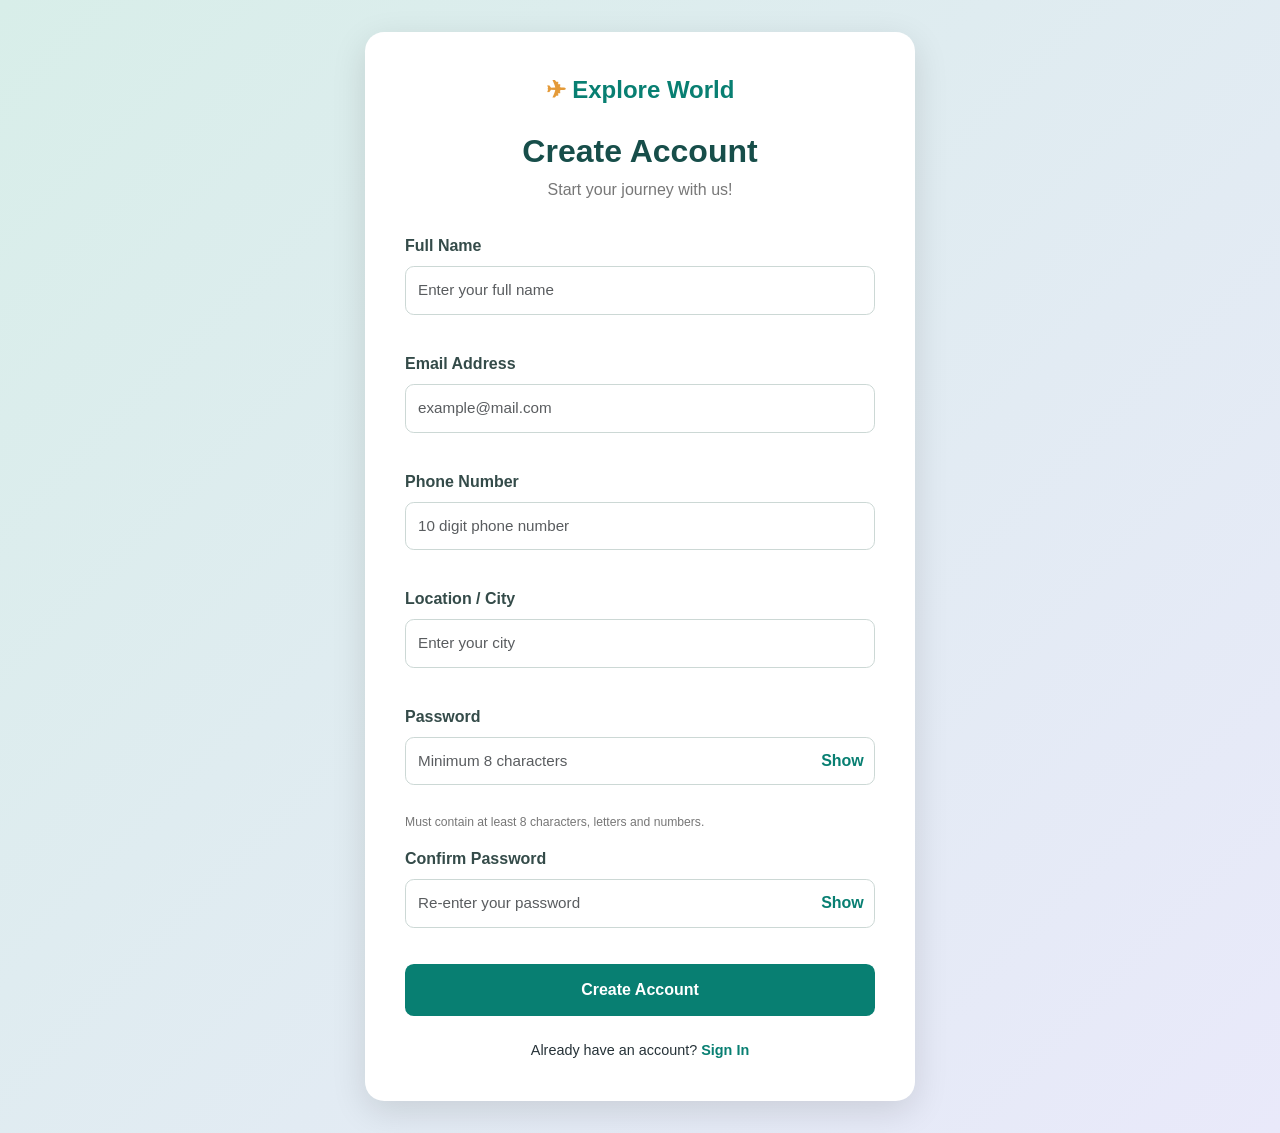
<file: index.html>
<!DOCTYPE html>
<html lang="en">
<head>
    <meta charset="UTF-8">
    <meta name="viewport" content="width=device-width, initial-scale=1.0">
    <title>Sign Up | Explore World</title>

    <link href="https://cdn.jsdelivr.net/npm/bootstrap@5.3.3/dist/css/bootstrap.min.css" rel="stylesheet">
    <link rel="stylesheet" href="CSS/styles.css">
</head>
<body>

<div class="auth-wrapper">
    <div class="auth-card signup-card">

        <div class="brand">
            <span>✈</span> Explore World
        </div>

        <h2>Create Account</h2>
        <p class="subtitle">Start your journey with us!</p>

        <form id="signupForm" novalidate>

            <div class="mb-3">
                <label for="fullname" class="form-label">Full Name</label>
                <input type="text" class="form-control" id="fullname"
                    placeholder="Enter your full name" required>
                <small class="error" id="nameError"></small>
            </div>

            <div class="mb-3">
                <label for="email" class="form-label">Email Address</label>
                <input type="email" class="form-control" id="email"
                    placeholder="example@mail.com" required>
                <small class="error" id="emailError"></small>
            </div>

            <div class="mb-3">
                <label for="phone" class="form-label">Phone Number</label>
                <input type="tel" class="form-control" id="phone"
                    placeholder="10 digit phone number" maxlength="10" required>
                <small class="error" id="phoneError"></small>
            </div>

            <div class="mb-3">
                <label for="city" class="form-label">Location / City</label>
                <input type="text" class="form-control" id="city"
                    placeholder="Enter your city" required>
                <small class="error" id="cityError"></small>
            </div>

            <div class="mb-3">
                <label for="password" class="form-label">Password</label>
                <div class="password-box">
                    <input type="password" class="form-control" id="password"
                        placeholder="Minimum 8 characters" required>
                    <button type="button" class="toggle-btn"
                        data-target="password" aria-label="Show password">Show</button>
                </div>
                <small class="error" id="passwordError"></small>
                <small class="hint">Must contain at least 8 characters, letters and numbers.</small>
            </div>

            <div class="mb-3">
                <label for="confirmPassword" class="form-label">Confirm Password</label>
                <div class="password-box">
                    <input type="password" class="form-control" id="confirmPassword"
                        placeholder="Re-enter your password" required>
                    <button type="button" class="toggle-btn"
                        data-target="confirmPassword" aria-label="Show password">Show</button>
                </div>
                <small class="error" id="confirmError"></small>
            </div>

            <div id="signupMessage" class="message" role="status"></div>

            <button type="submit" class="btn auth-btn w-100">
                Create Account
            </button>

        </form>

        <p class="redirect-text">
            Already have an account?
            <a href="signin.html">Sign In</a>
        </p>

    </div>
</div>

<script src="JAVASCRIPT/script.js"></script>
</body>
</html>
</file>
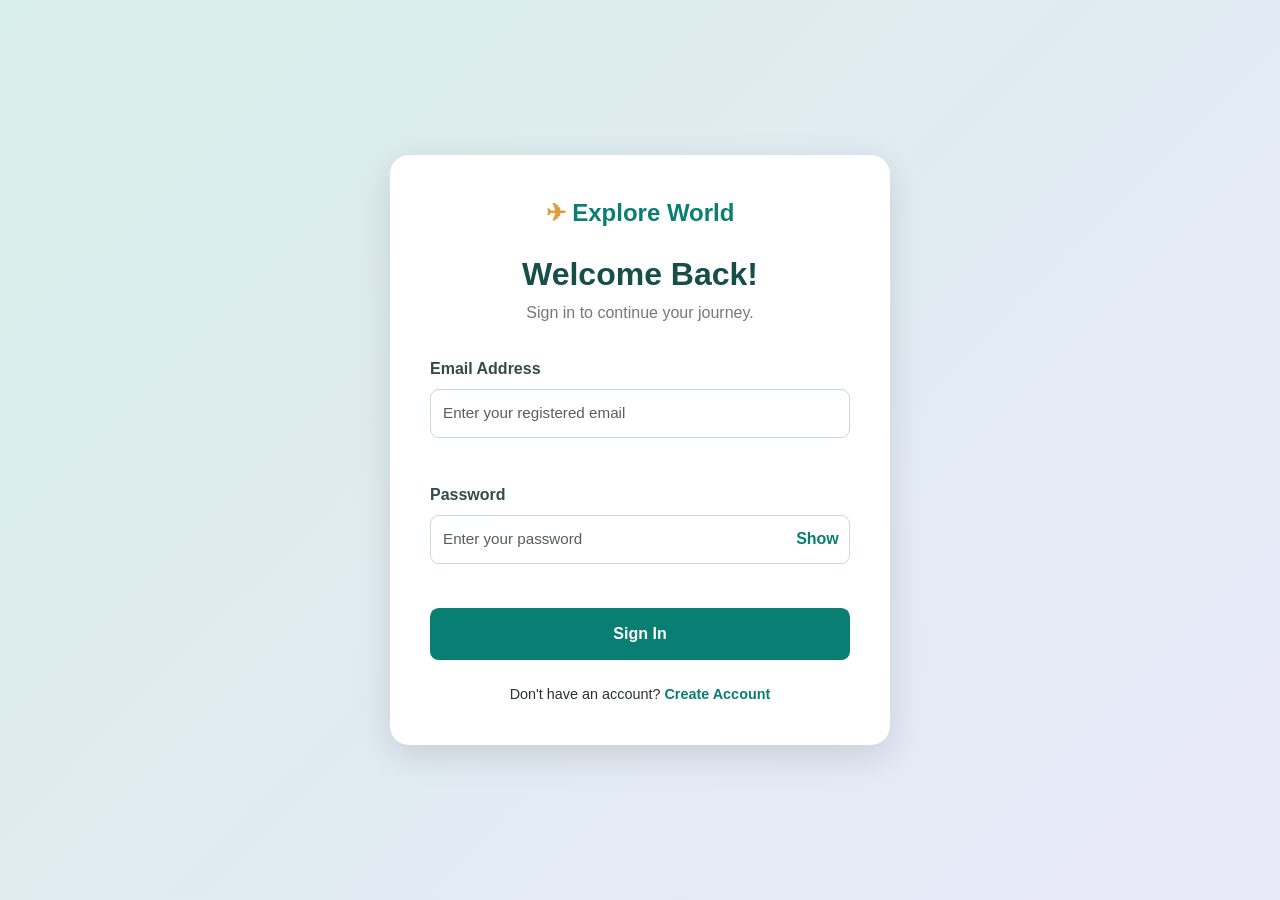
<file: signin.html>
<!DOCTYPE html>
<html lang="en">
<head>
    <meta charset="UTF-8">
    <meta name="viewport" content="width=device-width, initial-scale=1.0">
    <title>Sign In | Explore World</title>

    <link href="https://cdn.jsdelivr.net/npm/bootstrap@5.3.3/dist/css/bootstrap.min.css" rel="stylesheet">
    <link rel="stylesheet" href="CSS/styles.css">
</head>
<body>

<div class="auth-wrapper">
    <div class="auth-card signin-card">

        <div class="brand">
            <span>✈</span> Explore World
        </div>

        <h2>Welcome Back!</h2>
        <p class="subtitle">Sign in to continue your journey.</p>

        <form id="signinForm" novalidate>

            <div class="mb-4">
                <label for="loginEmail" class="form-label">Email Address</label>
                <input type="email" class="form-control" id="loginEmail"
                    placeholder="Enter your registered email" required>
                <small class="error" id="loginEmailError"></small>
            </div>

            <div class="mb-4">
                <label for="loginPassword" class="form-label">Password</label>
                <div class="password-box">
                    <input type="password" class="form-control" id="loginPassword"
                        placeholder="Enter your password" required>
                    <button type="button" class="toggle-btn"
                        data-target="loginPassword" aria-label="Show password">Show</button>
                </div>
                <small class="error" id="loginPasswordError"></small>
            </div>

            <div id="signinMessage" class="message" role="status"></div>

            <button type="submit" class="btn auth-btn w-100">
                Sign In
            </button>

        </form>

        <p class="redirect-text">
            Don't have an account?
            <a href="index.html">Create Account</a>
        </p>

    </div>
</div>

<script src="JAVASCRIPT/script.js"></script>
</body>
</html>
</file>
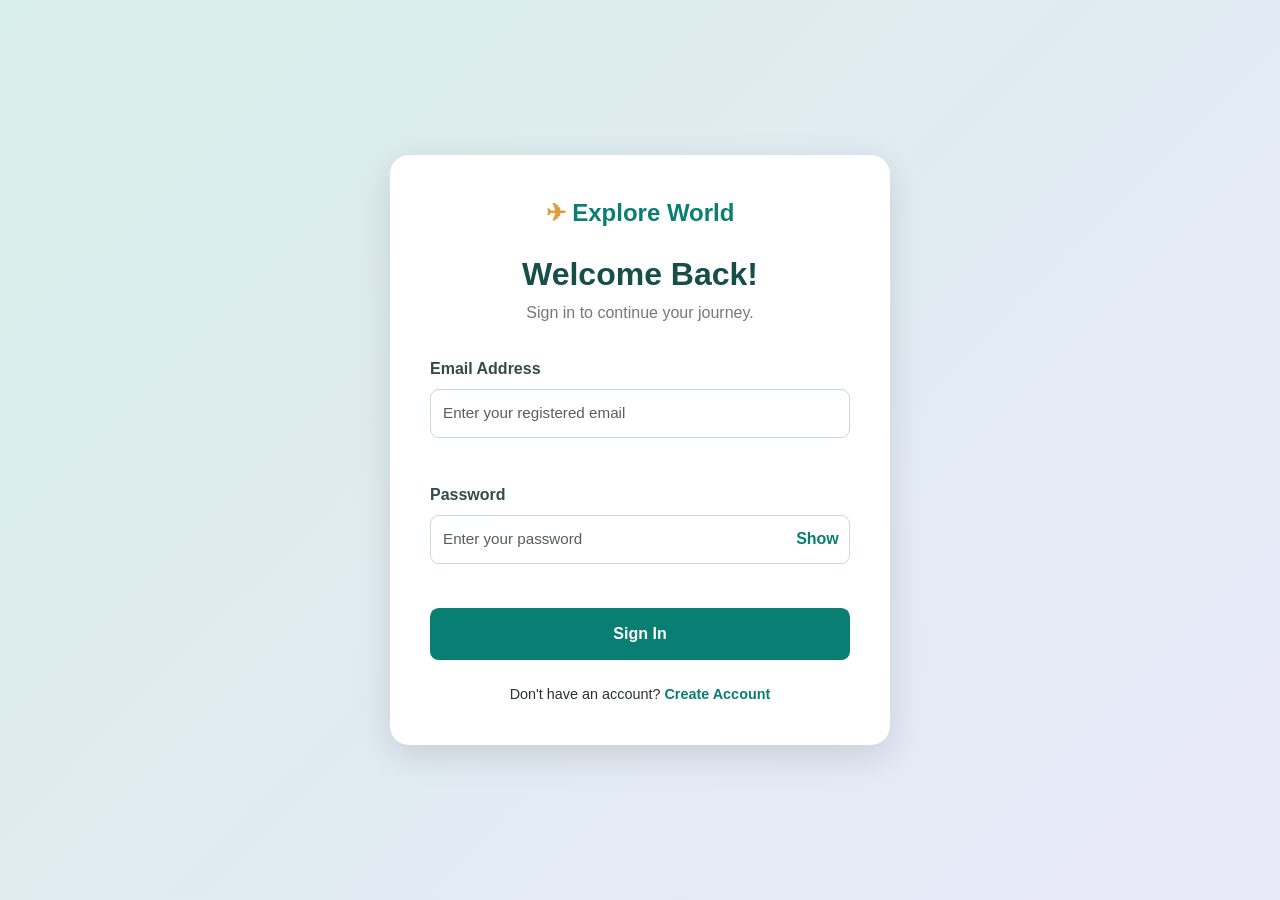
<file: tourist.html>
<!DOCTYPE html>
<html lang="en">
<head>
    <meta charset="UTF-8">
    <meta name="viewport" content="width=device-width, initial-scale=1.0">
    <title>Explore World | Tourist Destinations</title>

    <link href="https://cdn.jsdelivr.net/npm/bootstrap@5.3.3/dist/css/bootstrap.min.css" rel="stylesheet">
    <link rel="stylesheet" href="CSS/styles.css">
</head>
<body class="tourist-page">

<nav class="navbar navbar-expand-lg navbar-dark tourist-nav">
    <div class="container">
        <a class="navbar-brand fw-bold" href="tourist.html">
            ✈ Explore World
        </a>

        <button class="navbar-toggler" type="button"
            data-bs-toggle="collapse" data-bs-target="#navbarMenu"
            aria-label="Toggle navigation">
            <span class="navbar-toggler-icon"></span>
        </button>

        <div class="collapse navbar-collapse" id="navbarMenu">
            <ul class="navbar-nav ms-auto align-items-lg-center">
                <li class="nav-item">
                    <a class="nav-link" href="#destinations">Destinations</a>
                </li>
                <li class="nav-item">
                    <button class="btn logout-btn ms-lg-3"
                        id="logoutBtn">Logout</button>
                </li>
            </ul>
        </div>
    </div>
</nav>

<header class="hero-section">
    <div class="hero-content">
        <h1>Discover the World!</h1>
        <p id="welcomeMessage">Welcome to Explore World</p>
        <p>Explore beautiful places and create unforgettable memories.</p>
        <a href="#destinations" class="btn explore-btn">Explore Destinations</a>
    </div>
</header>

<section class="container py-5" id="destinations">
    <div class="text-center mb-5">
        <h2>Popular Tourist Destinations</h2>
        <p>Find your next travel destination.</p>
    </div>

    <div class="row g-4">

        <div class="col-md-6 col-lg-4">
            <div class="destination-card">
                <img src="https://images.unsplash.com/photo-1564507592333-c60657eea523?w=800"
                    alt="Taj Mahal">
                <div class="p-3">
                    <h4>Taj Mahal, India</h4>
                    <p>Experience the beauty of one of the world's most famous monuments.</p>
                </div>
            </div>
        </div>

        <div class="col-md-6 col-lg-4">
            <div class="destination-card">
                <img src="https://images.unsplash.com/photo-1502602898657-3e91760cbb34?w=800"
                    alt="Paris">
                <div class="p-3">
                    <h4>Paris, France</h4>
                    <p>Discover romantic streets, beautiful architecture and culture.</p>
                </div>
            </div>
        </div>

        <div class="col-md-6 col-lg-4">
            <div class="destination-card">
                <img src="https://images.unsplash.com/photo-1537996194471-e657df975ab4?w=800"
                    alt="Bali">
                <div class="p-3">
                    <h4>Bali, Indonesia</h4>
                    <p>Enjoy tropical beaches, green landscapes and peaceful temples.</p>
                </div>
            </div>
        </div>

    </div>
</section>

<footer class="footer">
    <p>&#169; 2026 Explore World | Travel • Discover • Experience</p>
</footer>

<script src="https://cdn.jsdelivr.net/npm/bootstrap@5.3.3/dist/js/bootstrap.bundle.min.js"></script>
<script src="JAVASCRIPT/script.js"></script>
</body>
</html>
</file>
<file: CSS/styles.css>
/* GENERAL STYLING */

* {
    margin: 0;
    padding: 0;
    box-sizing: border-box;
}

body {
    font-family: 'Segoe UI', Arial, sans-serif;
    background: #f0f5f5;
    color: #263238;
    font-size: 1rem;
}

.auth-wrapper {
    min-height: 100vh;
    display: flex;
    justify-content: center;
    align-items: center;
    padding: 2rem 1rem;
    background: linear-gradient(135deg, #d8eee9, #e9e9fa);
}

.auth-card {
    width: 100%;
    max-width: 500px;
    background: white;
    padding: 2.5rem;
    border-radius: 1.2rem;
    box-shadow: 0 10px 35px rgba(0, 0, 0, 0.12);
}

.signup-card {
    max-width: 550px;
}

.brand {
    text-align: center;
    color: #087f72;
    font-size: 1.5rem;
    font-weight: 700;
    margin-bottom: 1.5rem;
}

.brand span {
    color: #e49a38;
}

.auth-card h2 {
    text-align: center;
    font-weight: 700;
    color: #174e4a;
    margin-bottom: 0.5rem;
}

.subtitle {
    text-align: center;
    color: #777;
    margin-bottom: 2rem;
}

.form-label {
    font-weight: 600;
    color: #344b49;
}

.form-control {
    padding: 0.75rem;
    border: 1px solid #ccd8d5;
    border-radius: 0.55rem;
    font-size: 0.95rem;
}

.form-control:focus {
    border-color: #087f72;
    box-shadow: 0 0 0 0.2rem rgba(8, 127, 114, 0.13);
}

.form-control.is-invalid {
    border-color: #dc3545;
}

.form-control.is-valid {
    border-color: #198754;
}

.password-box {
    display: flex;
    align-items: center;
    position: relative;
}

.password-box input {
    padding-right: 4.5rem;
}

.toggle-btn {
    position: absolute;
    right: 0.7rem;
    border: none;
    background: transparent;
    color: #087f72;
    font-weight: 600;
    cursor: pointer;
}

.error {
    display: block;
    color: #dc3545;
    font-size: 0.8rem;
    margin-top: 0.3rem;
    min-height: 1rem;
}

.hint {
    display: block;
    color: #777;
    font-size: 0.76rem;
    margin-top: 0.4rem;
}

.auth-btn {
    background: #087f72;
    color: white;
    border: none;
    padding: 0.85rem;
    font-size: 1rem;
    font-weight: 600;
    border-radius: 0.55rem;
    transition: 0.3s;
}

.auth-btn:hover {
    background: #065e55;
    color: white;
    transform: translateY(-2px);
}

.redirect-text {
    text-align: center;
    margin-top: 1.5rem;
    margin-bottom: 0;
    font-size: 0.9rem;
}

.redirect-text a {
    color: #087f72;
    font-weight: 700;
    text-decoration: none;
}

.redirect-text a:hover {
    text-decoration: underline;
}

.message {
    font-size: 0.9rem;
    text-align: center;
    margin-bottom: 0.8rem;
}

.message.success {
    color: #198754;
}

.message.failure {
    color: #dc3545;
}

/* TOURIST LANDING PAGE */

.tourist-page {
    background: #f8faf9;
}

.tourist-nav {
    background: #075e54;
    padding: 1rem 0;
}

.logout-btn {
    background: #e9a23b;
    color: #fff;
    font-weight: 600;
}

.logout-btn:hover {
    background: #d18b27;
    color: white;
}

.hero-section {
    min-height: 480px;
    background:
        linear-gradient(rgba(0, 0, 0, 0.5), rgba(0, 0, 0, 0.4)),
        url("https://images.unsplash.com/photo-1476514525535-07fb3b4ae5f1?w=1600")
        center/cover no-repeat;
    display: flex;
    align-items: center;
    justify-content: center;
    text-align: center;
    padding: 3rem 1rem;
    color: white;
}

.hero-content h1 {
    font-size: clamp(2rem, 5vw, 3.5rem);
    font-weight: 800;
}

.hero-content p {
    font-size: 1.1rem;
    margin: 1rem 0;
}

.explore-btn {
    background: #e9a23b;
    color: white;
    padding: 0.8rem 1.8rem;
    font-weight: 600;
    margin-top: 1rem;
}

.explore-btn:hover {
    background: #d18b27;
    color: white;
}

.destination-card {
    background: white;
    border-radius: 0.8rem;
    overflow: hidden;
    height: 100%;
    box-shadow: 0 5px 20px rgba(0,0,0,0.08);
    transition: 0.3s;
}

.destination-card:hover {
    transform: translateY(-7px);
    box-shadow: 0 10px 25px rgba(0,0,0,0.15);
}

.destination-card img {
    width: 100%;
    height: 230px;
    object-fit: cover;
}

.destination-card h4 {
    color: #087f72;
    font-weight: 700;
}

.destination-card p {
    color: #666;
}

.footer {
    background: #075e54;
    color: white;
    text-align: center;
    padding: 1.5rem;
}

.footer p {
    margin: 0;
}

/* TABLET: 769px TO 1024px */

@media (min-width: 769px) and (max-width: 1024px) {
    .auth-card {
        max-width: 520px;
        padding: 2rem;
    }

    .hero-section {
        min-height: 400px;
    }

    .destination-card img {
        height: 200px;
    }
}

/* MOBILE: UP TO 768px */

@media (max-width: 768px) {
    .auth-wrapper {
        padding: 1rem;
    }

    .auth-card {
        padding: 1.5rem;
        border-radius: 0.9rem;
    }

    .signup-card {
        max-width: 100%;
    }

    .auth-card h2 {
        font-size: 1.5rem;
    }

    .hero-section {
        min-height: 350px;
    }

    .hero-content h1 {
        font-size: 2rem;
    }

    .hero-content p {
        font-size: 0.95rem;
    }

    .destination-card img {
        height: 210px;
    }

    .tourist-nav .navbar-nav {
        align-items: flex-start !important;
        padding-top: 1rem;
    }
}

/* SMALL MOBILE */

@media (max-width: 400px) {
    .auth-card {
        padding: 1.2rem;
    }

    .brand {
        font-size: 1.3rem;
    }

    .form-control {
        font-size: 0.85rem;
    }
}
</file>
